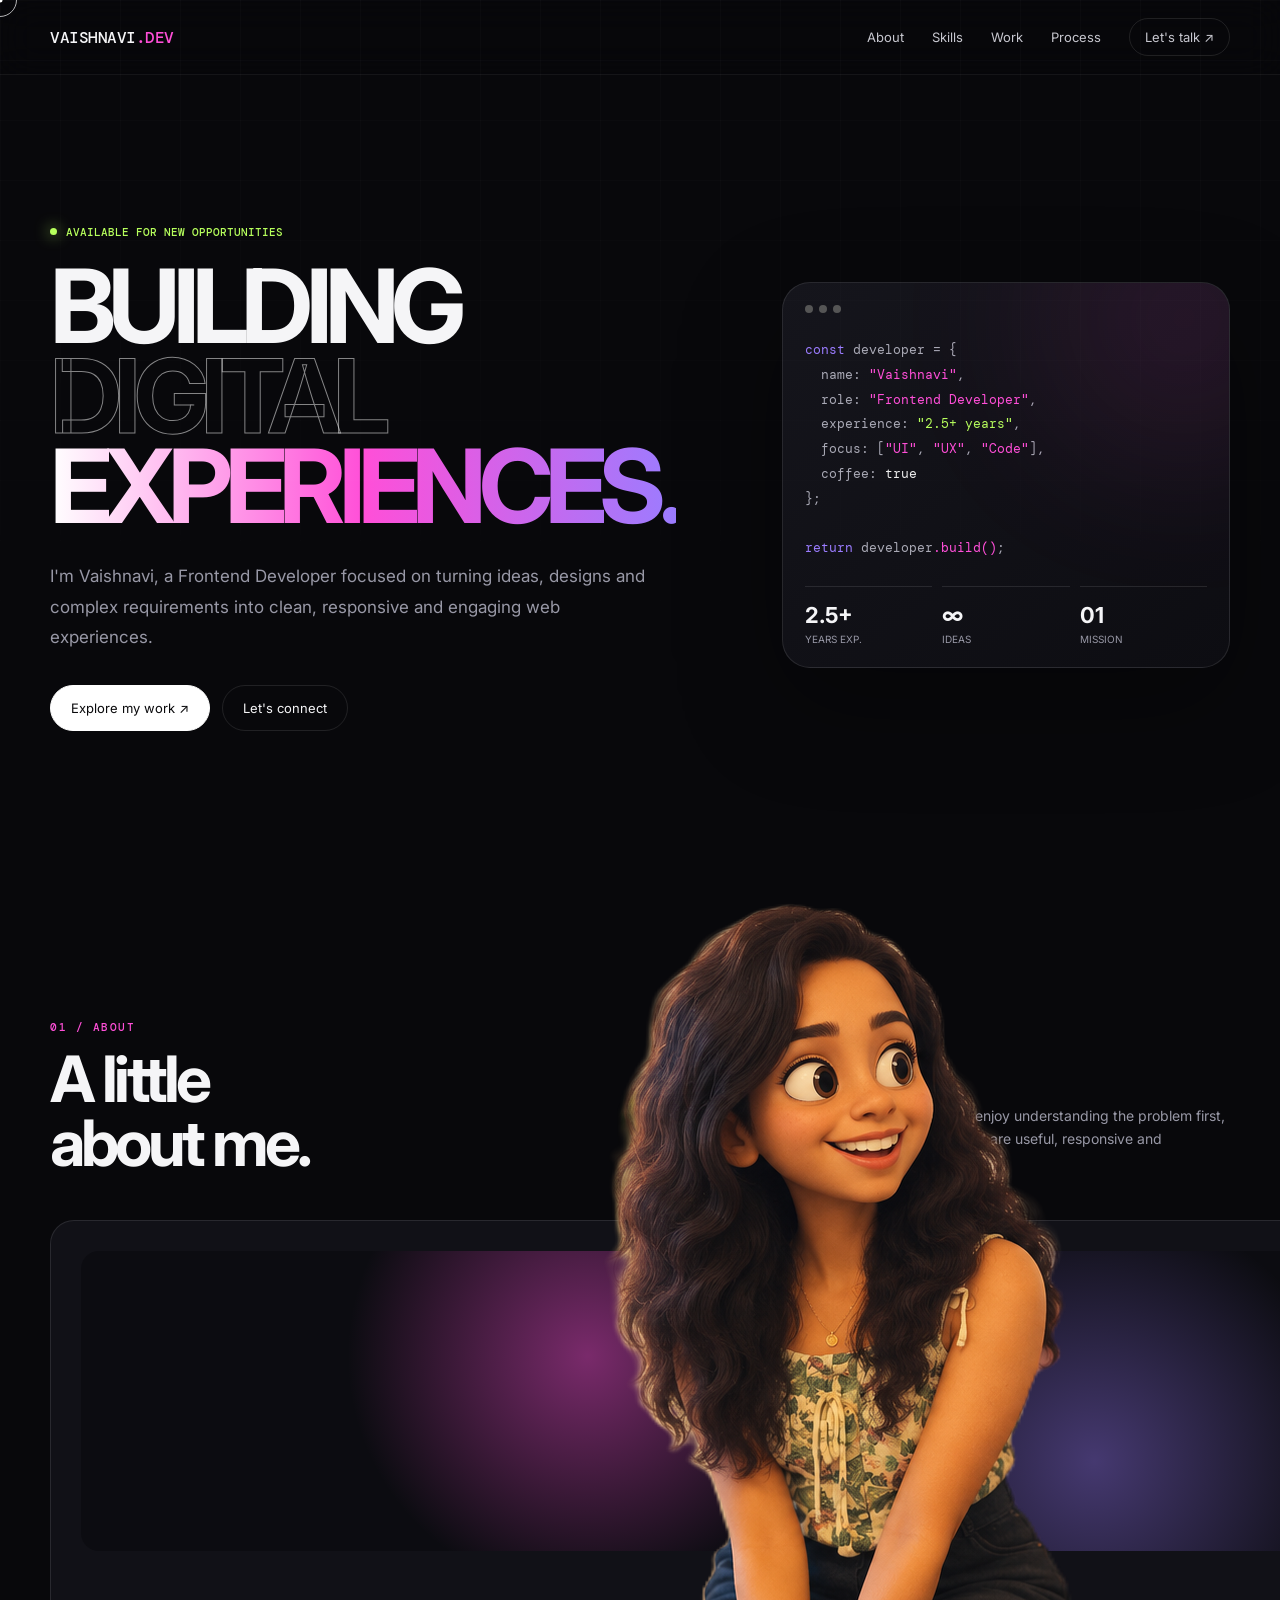
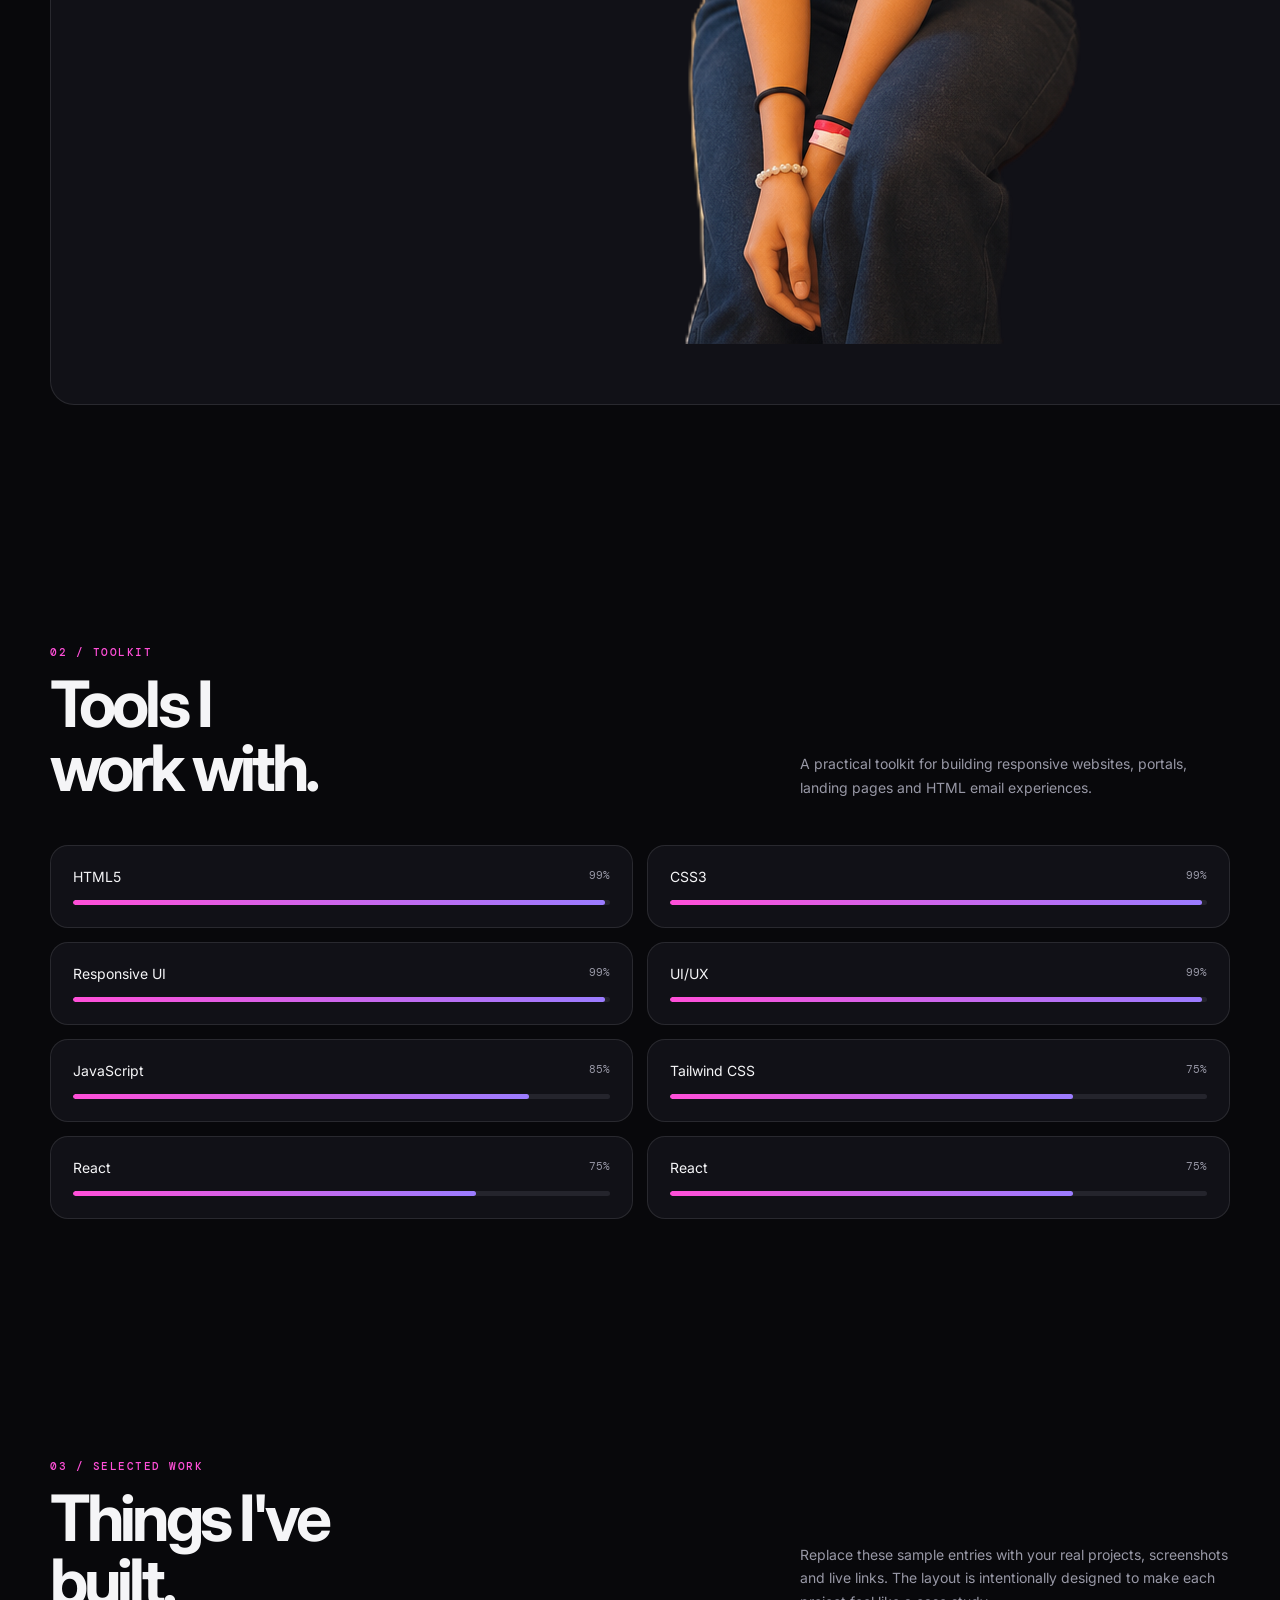
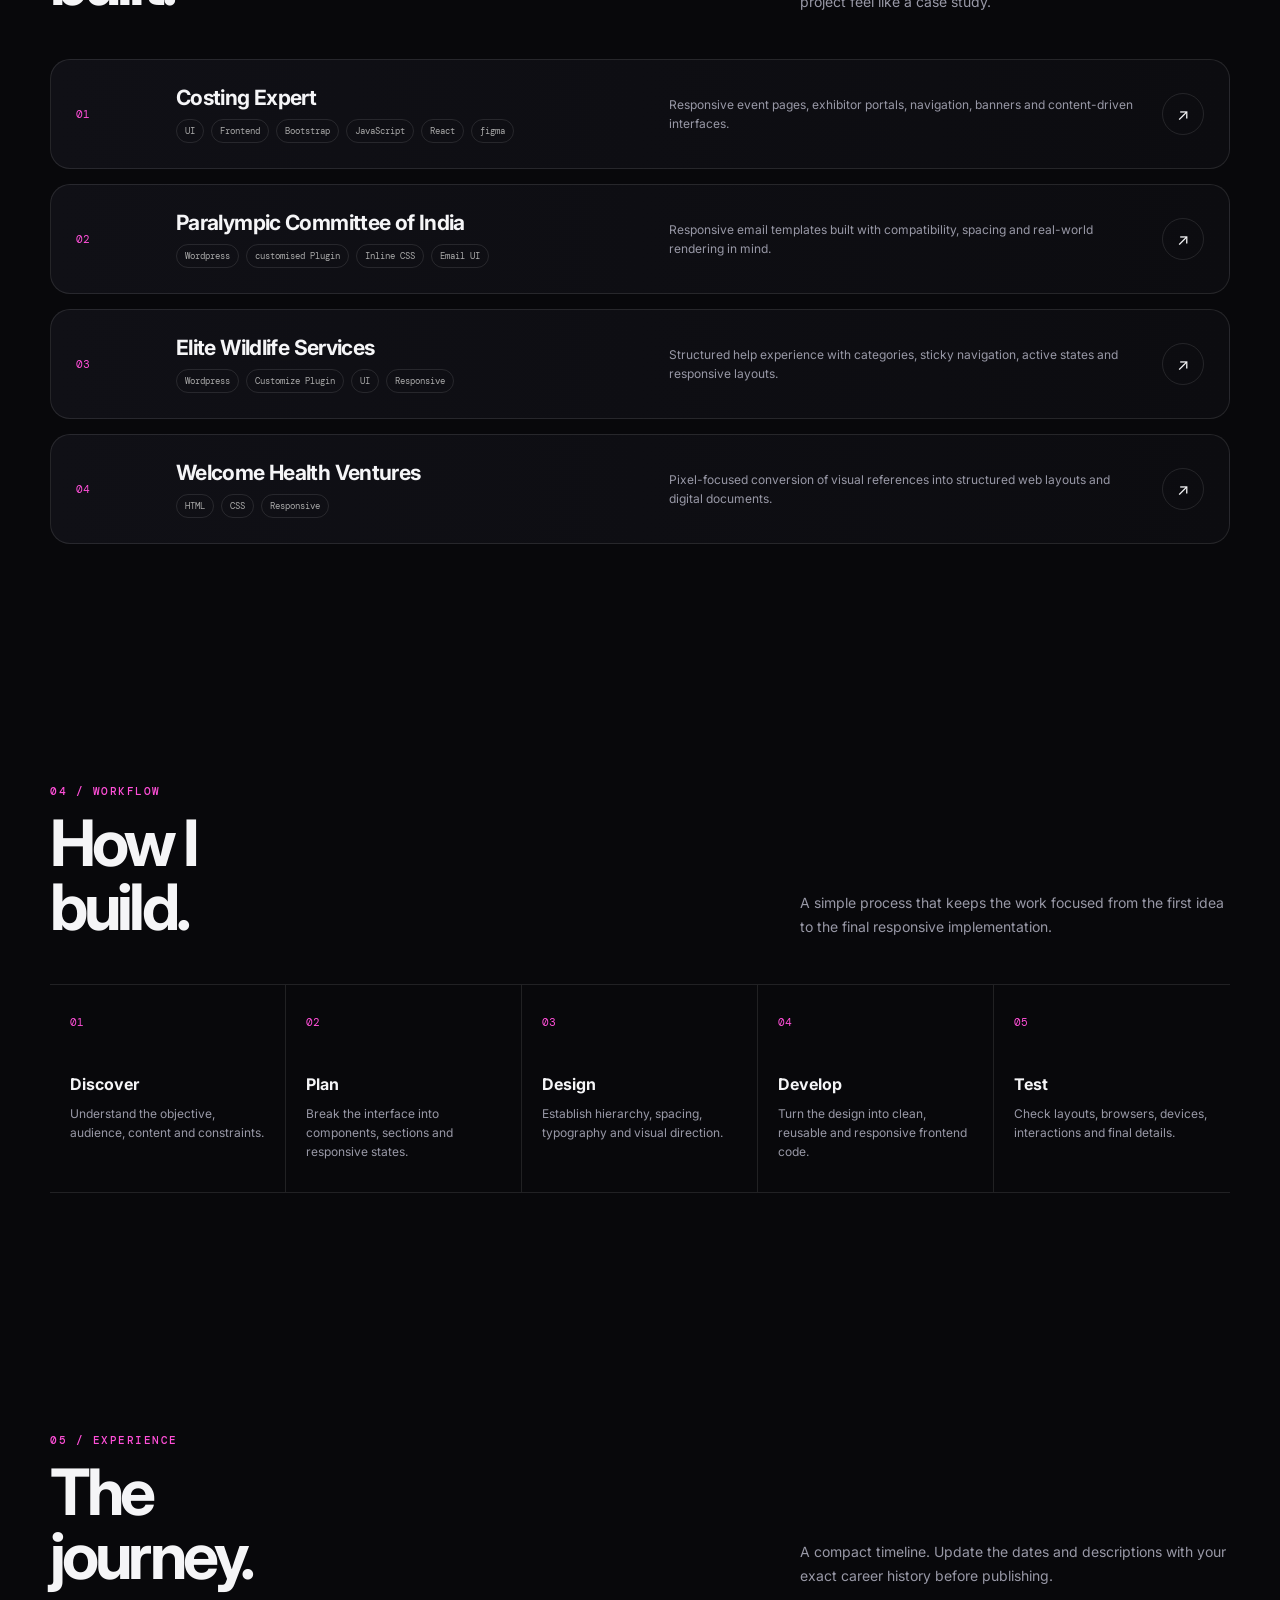
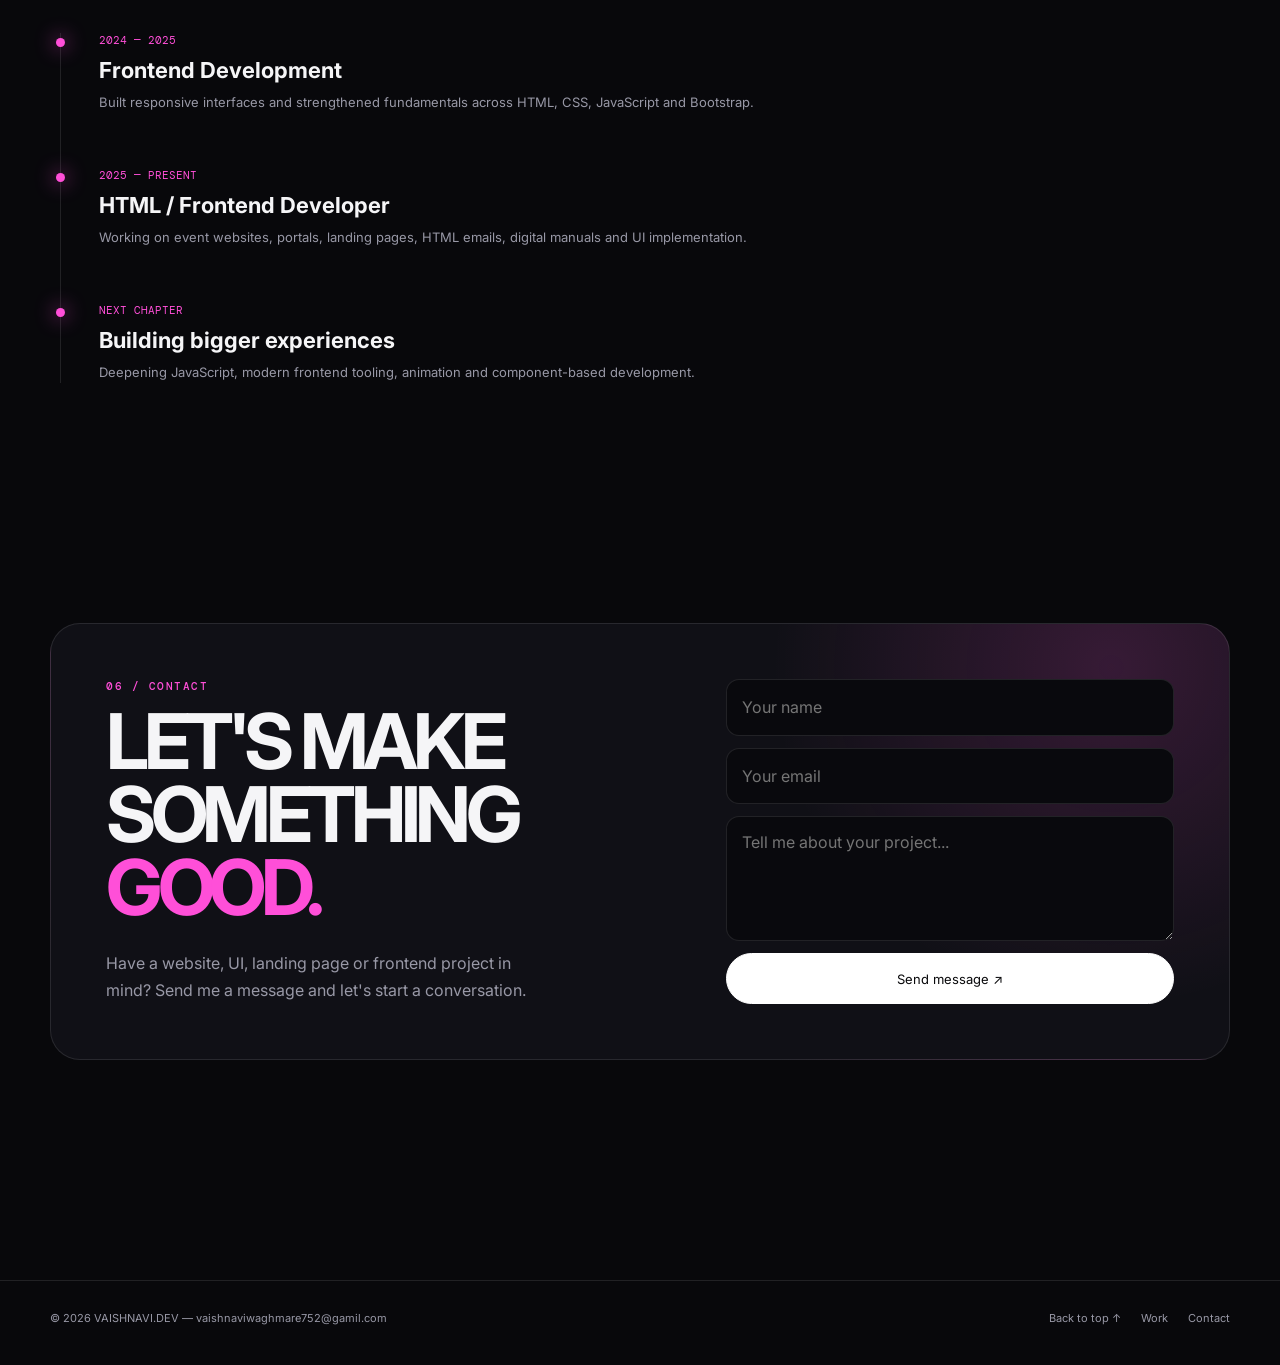
<file: index.html>
<!DOCTYPE html>
<html lang="en">
<head>
<meta charset="UTF-8">
<meta name="viewport" content="width=device-width, initial-scale=1.0">
<meta name="description" content="Vaishnavi Waghmare — Frontend Developer Portfolio">
<title>Vaishnavi Waghmare | Frontend Developer</title>

<link rel="preconnect" href="https://fonts.googleapis.com">
<link rel="preconnect" href="https://fonts.gstatic.com" crossorigin>
<link href="https://fonts.googleapis.com/css2?family=DM+Mono:wght@400;500&family=Inter:wght@400;500;600;700;800&display=swap" rel="stylesheet">
<link rel="stylesheet" href="css/style.css">


</head>

<body>
<div class="progress" id="progress"></div>
<div class="cursor" id="cursor"></div><div class="cursor-dot" id="cursorDot"></div>

<header class="nav">
  <div class="container nav-inner">
    <a href="#home" class="logo magnetic">VAISHNAVI<span>.DEV</span></a>
    <button class="menu" id="menu" aria-label="Open menu">☰</button>
    <nav class="nav-links" id="navLinks">
      <a href="#about">About</a><a href="#skills">Skills</a><a href="#work">Work</a>
      <a href="#process">Process</a><a href="#contact" class="nav-cta">Let's talk ↗</a>
    </nav>
  </div>
</header>

<main>
<section class="hero" id="home">
  <div class="container hero-grid">
    <div class="reveal">
      <div class="eyebrow"><i class="status-dot"></i> AVAILABLE FOR NEW OPPORTUNITIES</div>
      <h1>BUILDING<br><span class="outline">DIGITAL</span><br><span class="gradient">EXPERIENCES.</span></h1>
      <p class="hero-copy">I'm Vaishnavi, a Frontend Developer focused on turning ideas, designs and complex requirements into clean, responsive and engaging web experiences.</p>
      <div class="hero-actions">
        <a class="btn primary magnetic" href="#work">Explore my work ↗</a>
        <a class="btn secondary magnetic" href="#contact">Let's connect</a>
      </div>
    </div>

    <div class="hero-card reveal">
      <div class="window-bar"><i></i><i></i><i></i></div>
      <div class="code">
        <span class="code-line"><span class="purple">const</span> developer = {</span>
        <span class="code-line">&nbsp;&nbsp;name: <span class="pink">"Vaishnavi"</span>,</span>
        <span class="code-line">&nbsp;&nbsp;role: <span class="pink">"Frontend Developer"</span>,</span>
        <span class="code-line">&nbsp;&nbsp;experience: <span class="green">"2.5+ years"</span>,</span>
        <span class="code-line">&nbsp;&nbsp;focus: [<span class="pink">"UI"</span>, <span class="pink">"UX"</span>, <span class="pink">"Code"</span>],</span>
        <span class="code-line">&nbsp;&nbsp;coffee: <span class="white">true</span></span>
        <span class="code-line">};</span>
        <br>
        <span class="code-line"><span class="purple">return</span> developer<span class="pink">.build()</span>;</span>
      </div>
      <div class="hero-stats">
        <div class="stat"><strong>2.5+</strong><span>YEARS EXP.</span></div>
        <div class="stat"><strong>∞</strong><span>IDEAS</span></div>
        <div class="stat"><strong>01</strong><span>MISSION</span></div>
      </div>
    </div>
  </div>
</section>

<section class="section" id="about">
  <div class="container">
    <div class="section-head reveal">
      <div><div class="kicker">01 / About</div><h2 class="section-title">A little<br>about me.</h2></div>
      <p class="section-intro">Not just pixels and code. I enjoy understanding the problem first, then creating interfaces that are useful, responsive and memorable.</p>
    </div>
    <div class="about-grid">
      <div class="about-card reveal">
        <div class="profile-mark">
    <img
        src="imgs/my_profile.png"
        alt="Vaishnavi Waghmare - Frontend Developer"
        class="profile-image"
    >
</div>
      </div>
      <div class="reveal">
        <p class="about-text">I'm a <b>Frontend Developer</b> who enjoys transforming visual concepts into functional web experiences. My day-to-day work revolves around <b>HTML, CSS, responsive layouts, email development and modern UI implementation.</b></p>
        <p class="about-text" style="margin-top:20px">I care about the details that users notice — spacing, typography, interactions, responsiveness and the little moments that make a website feel polished.</p>
        <div class="mini-grid">
          <div class="mini"><small>BASED IN</small><strong>India</strong></div>
          <div class="mini"><small>FOCUS</small><strong>Frontend & UI</strong></div>
          <div class="mini"><small>EXPERIENCE</small><strong>2.5+ Years</strong></div>
          <div class="mini"><small>STATUS</small><strong>Open to opportunities</strong></div>
        </div>
      </div>
    </div>
  </div>
</section>

<section class="section" id="skills">
  <div class="container">
    <div class="section-head reveal">
      <div><div class="kicker">02 / Toolkit</div><h2 class="section-title">Tools I<br>work with.</h2></div>
      <p class="section-intro">A practical toolkit for building responsive websites, portals, landing pages and HTML email experiences.</p>
    </div>
    <div class="skills">
      <div class="skill reveal"><div class="skill-top"><span>HTML5</span><small>99%</small></div><div class="bar"><i data-width="99%"></i></div></div>
      <div class="skill reveal"><div class="skill-top"><span>CSS3</span><small>99%</small></div><div class="bar"><i data-width="99%"></i></div></div>
      <div class="skill reveal"><div class="skill-top"><span>Responsive UI</span><small>99%</small></div><div class="bar"><i data-width="99%"></i></div></div>
      <div class="skill reveal"><div class="skill-top"><span>UI/UX</span><small>99%</small></div><div class="bar"><i data-width="99%"></i></div></div>
      <div class="skill reveal"><div class="skill-top"><span>JavaScript</span><small>85%</small></div><div class="bar"><i data-width="85%"></i></div></div>
      <div class="skill reveal"><div class="skill-top"><span>Tailwind CSS</span><small>75%</small></div><div class="bar"><i data-width="75%"></i></div></div>
      <div class="skill reveal"><div class="skill-top"><span>React</span><small>75%</small></div><div class="bar"><i data-width="75%"></i></div></div>
      <div class="skill reveal"><div class="skill-top"><span>React</span><small>75%</small></div><div class="bar"><i data-width="75%"></i></div></div>
    </div>
  </div>
</section>

<section class="section" id="work">
  <div class="container">
    <div class="section-head reveal">
      <div><div class="kicker">03 / Selected work</div><h2 class="section-title">Things I've<br>built.</h2></div>
      <p class="section-intro">Replace these sample entries with your real projects, screenshots and live links. The layout is intentionally designed to make each project feel like a case study.</p>
    </div>
    <div class="project-list">
      <a href="http://www.costing-expert.com" target="_blank" class="project reveal project-link">
        <span class="project-num">01</span><div><h3>Costing Expert</h3><div class="project-tags"><span class="tag">UI</span><span class="tag">Frontend</span><span class="tag">Bootstrap</span><span class="tag">JavaScript</span><span class="tag">React</span><span class="tag">figma</span></div></div>
        <p>Responsive event pages, exhibitor portals, navigation, banners and content-driven interfaces.</p><span class="project-arrow">↗</span>
      </a>
      <a href="https://paralympicindia.com/" target="_blank" class="project reveal project-link">
        <span class="project-num">02</span><div><h3>Paralympic Committee of India
</h3><div class="project-tags"><span class="tag">Wordpress</span><span class="tag">customised Plugin</span><span class="tag">Inline CSS</span><span class="tag">Email UI</span></div></div>
        <p>Responsive email templates built with compatibility, spacing and real-world rendering in mind.</p><span class="project-arrow">↗</span>
      </a>
      <a href="https://elitewildlifeservices.com/" target="_blank" class="project reveal project-link">
        <span class="project-num">03</span><div><h3>Elite Wildlife Services</h3><div class="project-tags"><span class="tag">Wordpress</span><span class="tag">Customize Plugin</span><span class="tag">UI</span><span class="tag">Responsive</span></div></div>
        <p>Structured help experience with categories, sticky navigation, active states and responsive layouts.</p><span class="project-arrow">↗</span>
      </a>
      <a href="https://welcomehealth.ventures/" target="_blank" class="project reveal project-link">
        <span class="project-num">04</span><div><h3>Welcome Health Ventures</h3><div class="project-tags"><span class="tag">HTML</span><span class="tag">CSS</span><span class="tag">Responsive</span></div></div>
        <p>Pixel-focused conversion of visual references into structured web layouts and digital documents.</p><span class="project-arrow">↗</span>
      </a>
    </div>
  </div>
</section>

<section class="section" id="process">
  <div class="container">
    <div class="section-head reveal">
      <div><div class="kicker">04 / Workflow</div><h2 class="section-title">How I<br>build.</h2></div>
      <p class="section-intro">A simple process that keeps the work focused from the first idea to the final responsive implementation.</p>
    </div>
    <div class="process reveal">
      <div class="process-item"><div class="process-no">01</div><h3>Discover</h3><p>Understand the objective, audience, content and constraints.</p></div>
      <div class="process-item"><div class="process-no">02</div><h3>Plan</h3><p>Break the interface into components, sections and responsive states.</p></div>
      <div class="process-item"><div class="process-no">03</div><h3>Design</h3><p>Establish hierarchy, spacing, typography and visual direction.</p></div>
      <div class="process-item"><div class="process-no">04</div><h3>Develop</h3><p>Turn the design into clean, reusable and responsive frontend code.</p></div>
      <div class="process-item"><div class="process-no">05</div><h3>Test</h3><p>Check layouts, browsers, devices, interactions and final details.</p></div>
    </div>
  </div>
</section>

<section class="section experience">
  <div class="container">
    <div class="section-head reveal">
      <div><div class="kicker">05 / Experience</div><h2 class="section-title">The<br>journey.</h2></div>
      <p class="section-intro">A compact timeline. Update the dates and descriptions with your exact career history before publishing.</p>
    </div>
    <div class="timeline">
      <div class="timeline-item reveal"><div class="timeline-date">2024 — 2025</div><h3>Frontend Development</h3><p>Built responsive interfaces and strengthened fundamentals across HTML, CSS, JavaScript and Bootstrap.</p></div>
      <div class="timeline-item reveal"><div class="timeline-date">2025 — PRESENT</div><h3>HTML / Frontend Developer</h3><p>Working on event websites, portals, landing pages, HTML emails, digital manuals and UI implementation.</p></div>
      <div class="timeline-item reveal"><div class="timeline-date">NEXT CHAPTER</div><h3>Building bigger experiences</h3><p>Deepening JavaScript, modern frontend tooling, animation and component-based development.</p></div>
    </div>
  </div>
</section>

<section class="section" id="contact">
  <div class="container">
    <div class="contact-box reveal">
      <div>
        <div class="kicker">06 / Contact</div>
        <h2>LET'S MAKE<br>SOMETHING <span>GOOD.</span></h2>
        <p style="color:var(--muted);line-height:1.7;margin-top:25px;max-width:430px">Have a website, UI, landing page or frontend project in mind? Send me a message and let's start a conversation.</p>
      </div>
  <form class="contact-form" id="contactForm">

    <input
        type="hidden"
        name="access_key"
        value="246864bb-2fb8-42de-9428-ed9d59b13756"
    >

    <input
        type="hidden"
        name="subject"
        value="New Portfolio Inquiry"
    >

    <input
        class="field"
        type="text"
        name="name"
        placeholder="Your name"
        required
    >

    <input
        class="field"
        type="email"
        name="email"
        placeholder="Your email"
        required
    >

    <textarea
        class="field"
        name="message"
        placeholder="Tell me about your project..."
        required
    ></textarea>

    <button
        class="btn primary magnetic"
        type="submit"
    >
        Send message ↗
    </button>

    <div id="formMessage" style="
        display:none;
        margin-top:15px;
        text-align:center;
        font-size:14px;
    "></div>

</form>
    </div>
  </div>
</section>
</main>

<footer>
  <div class="container footer-inner">
    <div>© <span id="year"></span> VAISHNAVI.DEV — <a href="mailto:vaishnaviwaghmare752@gamil.com">vaishnaviwaghmare752@gamil.com</a> </div>
    <div class="footer-links"><a href="#home">Back to top ↑</a><a href="#work">Work</a><a href="#contact">Contact</a></div>
  </div>
</footer>


<script src="js/script.js"></script>
</body>
</html>
</file>
<file: css/style.css>
:root{
  --bg:#08080b;
  --bg2:#101015;
  --card:#111117;
  --line:rgba(255,255,255,.10);
  --text:#f5f5f7;
  --muted:#9898a6;
  --accent:#ff4fd8;
  --accent2:#9b7cff;
  --green:#b6ff5c;
  --max:1180px;
  --radius:24px;
}
*{box-sizing:border-box;margin:0;padding:0}
html{scroll-behavior:smooth}
body{
  background:var(--bg);
  color:var(--text);
  font-family:Inter,Arial,sans-serif;
  overflow-x:hidden;
  cursor:none;
}
body:before{
  content:"";position:fixed;inset:0;pointer-events:none;z-index:9998;
  background-image:linear-gradient(rgba(255,255,255,.018) 1px,transparent 1px),
  linear-gradient(90deg,rgba(255,255,255,.018) 1px,transparent 1px);
  background-size:60px 60px;
  mask-image:linear-gradient(to bottom,black,transparent 85%);
}
a{text-decoration:none;color:inherit}
button,input,textarea{font:inherit}
.container{width:min(var(--max),calc(100% - 40px));margin:auto}
.progress{position:fixed;top:0;left:0;width:0;height:3px;background:linear-gradient(90deg,var(--accent),var(--accent2),var(--green));z-index:10000}
.cursor,.cursor-dot{
  position:fixed;pointer-events:none;z-index:10001;transform:translate(-50%,-50%);
}
.cursor{width:34px;height:34px;border:1px solid rgba(255,255,255,.7);border-radius:50%;transition:.15s ease}
.cursor-dot{width:5px;height:5px;background:#fff;border-radius:50%}
.cursor.active{width:62px;height:62px;background:rgba(255,79,216,.12);border-color:var(--accent)}
.cursor.active:after{content:"VIEW";position:absolute;font:500 8px 'DM Mono';letter-spacing:1px;top:50%;left:50%;transform:translate(-50%,-50%)}
.nav{
  position:fixed;top:0;left:0;width:100%;z-index:999;
  padding:18px 0;
  background:rgba(8,8,11,.72);backdrop-filter:blur(18px);
  border-bottom:1px solid rgba(255,255,255,.06);
}
.nav-inner{display:flex;align-items:center;justify-content:space-between}
.logo{font:500 16px 'DM Mono';letter-spacing:-.5px}
.logo span{color:var(--accent)}
.nav-links{display:flex;gap:28px;align-items:center}
.nav-links a{font-size:13px;color:#c7c7cf;transition:.25s}
.nav-links a:hover{color:#fff}
.nav-cta{padding:10px 15px;border:1px solid var(--line);border-radius:999px}
.menu{display:none;border:0;background:none;color:#fff;font-size:24px}

.hero{min-height:100vh;display:flex;align-items:center;padding:140px 0 90px;position:relative}
.hero-grid{display:grid;grid-template-columns:1.2fr .8fr;gap:60px;align-items:center}
.eyebrow{display:inline-flex;align-items:center;gap:9px;font:500 11px 'DM Mono';color:var(--green);margin-bottom:22px}
.status-dot{width:7px;height:7px;background:var(--green);border-radius:50%;box-shadow:0 0 15px var(--green)}
.hero h1{font-size:clamp(58px,8vw,110px);line-height:.88;letter-spacing:-.075em;max-width:900px}
.hero h1 .outline{-webkit-text-stroke:1px rgba(255,255,255,.5);color:transparent}
.hero h1 .gradient{background:linear-gradient(90deg,#fff,var(--accent),var(--accent2));-webkit-background-clip:text;background-clip:text;color:transparent}
.hero-copy{max-width:610px;margin-top:30px;color:var(--muted);font-size:17px;line-height:1.8}
.hero-actions{display:flex;gap:12px;margin-top:32px;flex-wrap:wrap}
.btn{display:inline-flex;align-items:center;justify-content:center;gap:10px;padding:14px 20px;border-radius:999px;border:1px solid var(--line);font-size:13px;transition:.3s}
.btn.primary{background:#fff;color:#09090b;border-color:#fff}
.btn.primary:hover{transform:translateY(-3px);box-shadow:0 15px 35px rgba(255,255,255,.12)}
.btn.secondary:hover{border-color:var(--accent);color:var(--accent)}
.hero-card{
  position:relative;border:1px solid var(--line);border-radius:28px;background:linear-gradient(145deg,#15151c,#0d0d12);
  padding:22px;box-shadow:0 35px 100px rgba(0,0,0,.35);overflow:hidden;
}
.hero-card:before{content:"";position:absolute;width:230px;height:230px;border-radius:50%;background:var(--accent);filter:blur(100px);opacity:.16;right:-70px;top:-80px}
.window-bar{display:flex;gap:6px;margin-bottom:25px}
.window-bar i{width:8px;height:8px;border-radius:50%;background:#555}
.code{font:13px/1.9 'DM Mono';color:#a9a9b5}
.code .pink{color:var(--accent)}.code .purple{color:var(--accent2)}.code .green{color:var(--green)}.code .white{color:#eee}
.code-line{display:block}
.hero-stats{display:grid;grid-template-columns:repeat(3,1fr);gap:10px;margin-top:25px}
.stat{border-top:1px solid var(--line);padding-top:15px}
.stat strong{font-size:22px}.stat span{display:block;color:var(--muted);font-size:10px;margin-top:5px}

.section{padding:120px 0}
.section-head{display:flex;justify-content:space-between;gap:30px;align-items:end;margin-bottom:45px}
.kicker{font:500 11px 'DM Mono';color:var(--accent);text-transform:uppercase;letter-spacing:1.5px;margin-bottom:13px}
.section-title{font-size:clamp(36px,5vw,64px);letter-spacing:-.06em;line-height:1}
.section-intro{max-width:430px;color:var(--muted);line-height:1.7;font-size:14px}

.about-grid{display:grid;grid-template-columns:.8fr 1.2fr;gap:70px}
.about-card{border:1px solid var(--line);border-radius:var(--radius);padding:30px;background:var(--card)}
.profile-mark{height:300px;border-radius:18px;display:flex;align-items:center;justify-content:center;background:
radial-gradient(circle at 35% 35%,rgba(255,79,216,.45),transparent 25%),
radial-gradient(circle at 70% 70%,rgba(155,124,255,.4),transparent 25%),#0c0c11;
font-size:100px;font-weight:800;letter-spacing:-.1em}
.about-text{font-size:19px;line-height:1.8;color:#d4d4db}
.about-text b{color:#fff}.mini-grid{display:grid;grid-template-columns:repeat(2,1fr);gap:12px;margin-top:28px}
.mini{padding:18px;border:1px solid var(--line);border-radius:15px}
.mini small{color:var(--muted);display:block;font:10px 'DM Mono';margin-bottom:8px}
.mini strong{font-size:14px}

.skills{display:grid;grid-template-columns:repeat(2,1fr);gap:14px}
.skill{border:1px solid var(--line);padding:22px;border-radius:18px;background:var(--card)}
.skill-top{display:flex;justify-content:space-between;margin-bottom:15px}
.skill-top span{font-size:14px}.skill-top small{font:11px 'DM Mono';color:var(--muted)}
.bar{height:5px;background:#24242c;border-radius:99px;overflow:hidden}
.bar i{display:block;height:100%;width:0;background:linear-gradient(90deg,var(--accent),var(--accent2));border-radius:99px;transition:1.4s ease}

.project-list{display:grid;gap:15px}
.project{
  display:grid;grid-template-columns:80px 1fr 1fr auto;align-items:center;gap:20px;
  padding:25px;border:1px solid var(--line);border-radius:20px;background:linear-gradient(90deg,#101016,#0c0c10);
  transition:.35s;position:relative;overflow:hidden;
}
.project:hover{transform:translateX(7px);border-color:rgba(255,79,216,.45)}
.project-num{font:11px 'DM Mono';color:var(--accent)}
.project h3{font-size:21px;letter-spacing:-.03em}
.project p{font-size:12px;color:var(--muted);line-height:1.6}
.project-tags{margin-top:9px;display:flex;gap:7px;flex-wrap:wrap}
.tag{font:9px 'DM Mono';border:1px solid var(--line);border-radius:999px;padding:5px 8px;color:#aaa}
.project-arrow{width:42px;height:42px;border:1px solid var(--line);border-radius:50%;display:grid;place-items:center;transition:.3s}
.project:hover .project-arrow{background:#fff;color:#000;transform:rotate(-45deg)}

.process{display:grid;grid-template-columns:repeat(5,1fr);border-top:1px solid var(--line);border-bottom:1px solid var(--line)}
.process-item{padding:30px 20px;border-right:1px solid var(--line);min-height:200px}
.process-item:last-child{border-right:0}
.process-no{font:11px 'DM Mono';color:var(--accent);margin-bottom:45px}
.process-item h3{font-size:16px;margin-bottom:10px}.process-item p{font-size:12px;color:var(--muted);line-height:1.6}

.experience{position:relative}
.timeline{border-left:1px solid var(--line);margin-left:10px}
.timeline-item{position:relative;padding:0 0 55px 38px}
.timeline-item:last-child{padding-bottom:0}
.timeline-item:before{content:"";position:absolute;left:-5px;top:5px;width:9px;height:9px;background:var(--accent);border-radius:50%;box-shadow:0 0 20px var(--accent)}
.timeline-date{font:11px 'DM Mono';color:var(--accent);margin-bottom:10px}
.timeline-item h3{font-size:22px}.timeline-item p{color:var(--muted);font-size:13px;margin-top:8px;line-height:1.7}

.contact-box{
  border:1px solid var(--line);border-radius:30px;padding:55px;
  background:radial-gradient(circle at 90% 10%,rgba(255,79,216,.16),transparent 30%),#101016;
  display:grid;grid-template-columns:1fr .8fr;gap:60px;
}
.contact-box h2{font-size:clamp(45px,6vw,78px);line-height:.95;letter-spacing:-.07em}
.contact-box h2 span{color:var(--accent)}
.contact-form{display:grid;gap:12px}
.field{background:#09090d;border:1px solid var(--line);border-radius:13px;padding:15px;color:#fff;outline:none}
.field:focus{border-color:var(--accent)}
textarea.field{min-height:120px;resize:vertical}
footer{padding:30px 0 40px;border-top:1px solid var(--line);margin-top:100px}
.footer-inner{display:flex;justify-content:space-between;gap:20px;color:var(--muted);font-size:11px}
.footer-links{display:flex;gap:20px}.footer-links a:hover{color:#fff}

.reveal{opacity:0;transform:translateY(30px);transition:.8s ease}.reveal.show{opacity:1;transform:none}
@media(max-width:900px){
  .hero-grid,.about-grid,.contact-box{grid-template-columns:1fr}
  .hero-card{max-width:650px}
  .process{grid-template-columns:repeat(2,1fr)}
  .process-item:nth-child(2){border-right:0}.process-item:nth-child(3){border-top:1px solid var(--line)}
  .project{grid-template-columns:55px 1fr auto}.project p{grid-column:2/3}
}
@media(max-width:650px){
  body{cursor:auto}.cursor,.cursor-dot{display:none}
  .container{width:min(100% - 28px,var(--max))}
  .nav-links{display:none;position:absolute;top:65px;left:14px;right:14px;background:#111116;border:1px solid var(--line);padding:20px;border-radius:18px;flex-direction:column;align-items:flex-start}
  .nav-links.open{display:flex}.menu{display:block}
  .hero{padding-top:120px}.hero h1{font-size:clamp(52px,16vw,82px)}
  .hero-copy{font-size:15px}
  .section{padding:85px 0}.section-head{display:block}.section-intro{margin-top:20px}
  .skills,.mini-grid{grid-template-columns:1fr}
  .project{grid-template-columns:40px 1fr auto;padding:19px}.project p{display:none}.project h3{font-size:17px}
  .process{grid-template-columns:1fr}.process-item{border-right:0;border-bottom:1px solid var(--line)}.process-item:nth-child(3){border-top:0}.process-item:last-child{border-bottom:0}
  .contact-box{padding:30px;gap:35px}
  .footer-inner{display:block}.footer-links{margin-top:15px}
}
</file>
